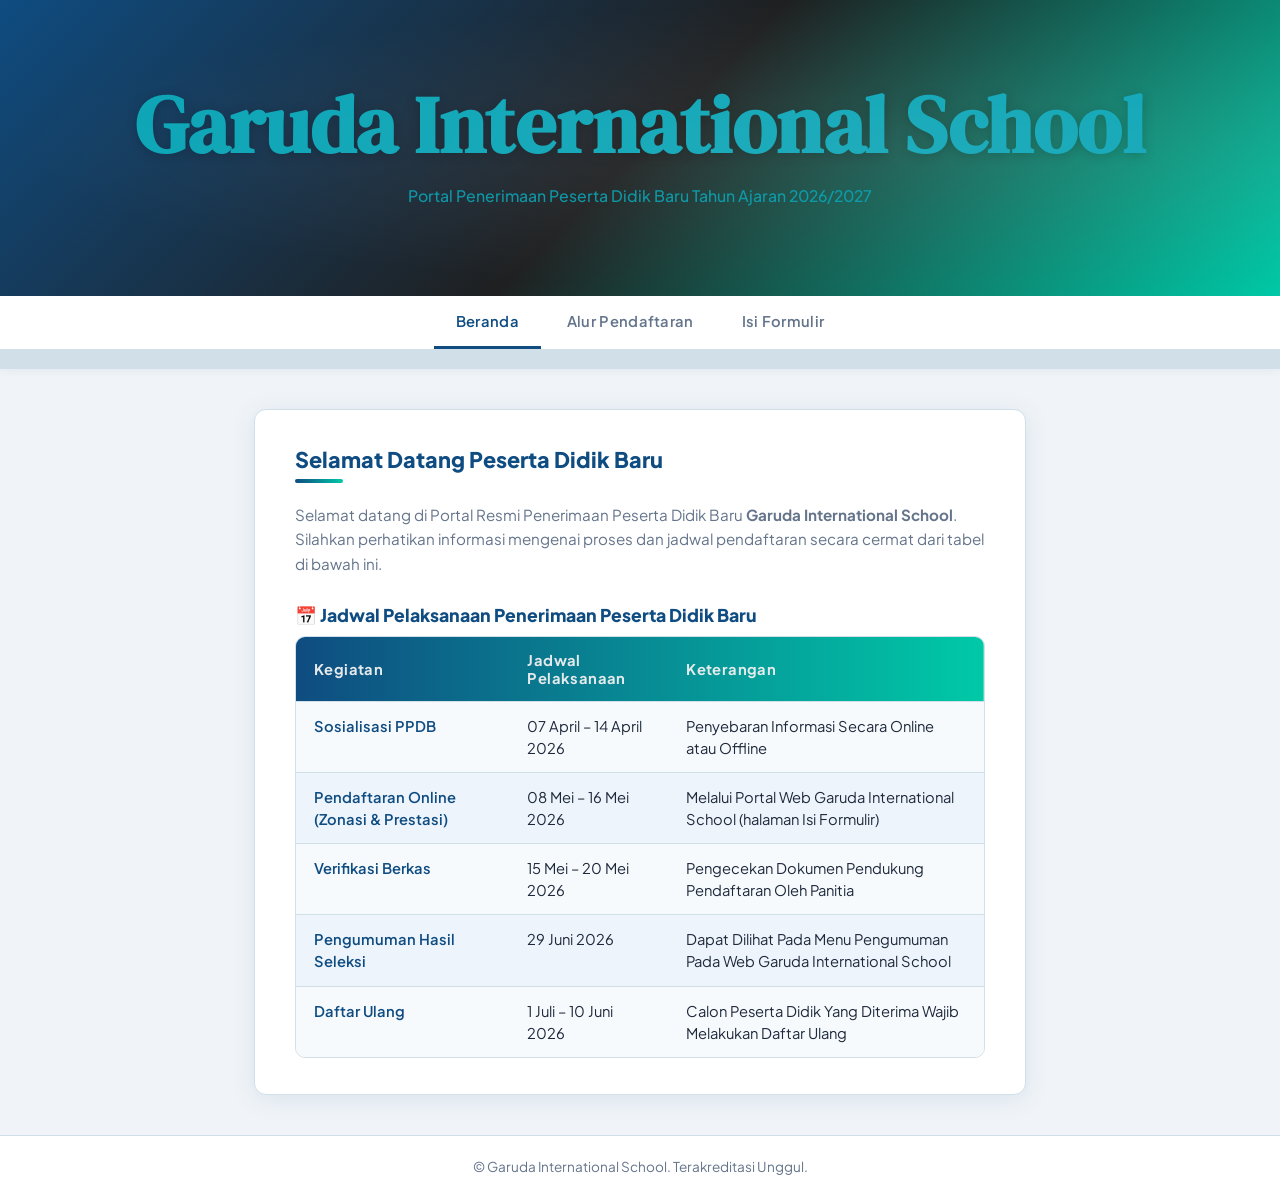
<file: index.html>
<!DOCTYPE html>
<html lang="id">
<head>
  <meta charset="UTF-8" />
  <meta name="viewport" content="width=device-width, initial-scale=1.0" />
  <title>Beranda | Portal PPDB Garuda International School</title>
  <link rel="stylesheet" href="asset/css/style.css" />
</head>
<body>

  <!-- ===== HEADER ===== -->
  <header>
    <h1>Garuda International School</h1>
    <p>Portal Penerimaan Peserta Didik Baru Tahun Ajaran 2026/2027</p>
  </header>

  <!-- ===== NAVIGASI ===== -->
  <nav>
    <a href="index.html" class="active">Beranda</a>
    <a href="alur.html">Alur Pendaftaran</a>
    <a href="form.html">Isi Formulir</a>
  </nav>

  <!-- ===== KONTEN UTAMA ===== -->
  <main>
    <div class="card">
      <h2 class="section-title">Selamat Datang Peserta Didik Baru</h2>
      <div class="section-divider"></div>
      <p class="section-desc">
        Selamat datang di Portal Resmi Penerimaan Peserta Didik Baru 
        <strong>Garuda International School</strong>. Silahkan perhatikan informasi mengenai 
        proses dan jadwal pendaftaran secara cermat dari tabel di bawah ini.
      </p>

      <h3 class="section-title" style="font-size:1.1rem; margin-bottom:10px;">
        📅 Jadwal Pelaksanaan Penerimaan Peserta Didik Baru
      </h3>

      <div class="table-wrapper">
        <table>
          <thead>
            <tr>
              <th>Kegiatan</th>
              <th>Jadwal Pelaksanaan</th>
              <th>Keterangan</th>
            </tr>
          </thead>
          <tbody>
            <tr>
              <td>Sosialisasi PPDB</td>
              <td>07 April – 14 April 2026</td>
              <td>Penyebaran Informasi Secara Online atau Offline</td>
            </tr>
            <tr>
              <td>Pendaftaran Online (Zonasi &amp; Prestasi)</td>
              <td>08 Mei – 16 Mei 2026</td>
              <td>Melalui Portal Web Garuda International School (halaman Isi Formulir)</td>
            </tr>
            <tr>
              <td>Verifikasi Berkas</td>
              <td>15 Mei – 20 Mei 2026</td>
              <td>Pengecekan Dokumen Pendukung Pendaftaran Oleh Panitia</td>
            </tr>
            <tr>
              <td>Pengumuman Hasil Seleksi</td>
              <td>29 Juni 2026</td>
              <td>Dapat Dilihat Pada Menu Pengumuman Pada Web Garuda International School</td>
            </tr>
            <tr>
              <td>Daftar Ulang</td>
              <td>1 Juli – 10 Juni 2026</td>
              <td>Calon Peserta Didik Yang Diterima Wajib Melakukan Daftar Ulang</td>
            </tr>
          </tbody>
        </table>
      </div>
    </div>
  </main>

  <!-- ===== FOOTER ===== -->
  <footer>
    <p>&copy; Garuda International School. Terakreditasi Unggul.</p>
  </footer>

</body>
</html>
</file>
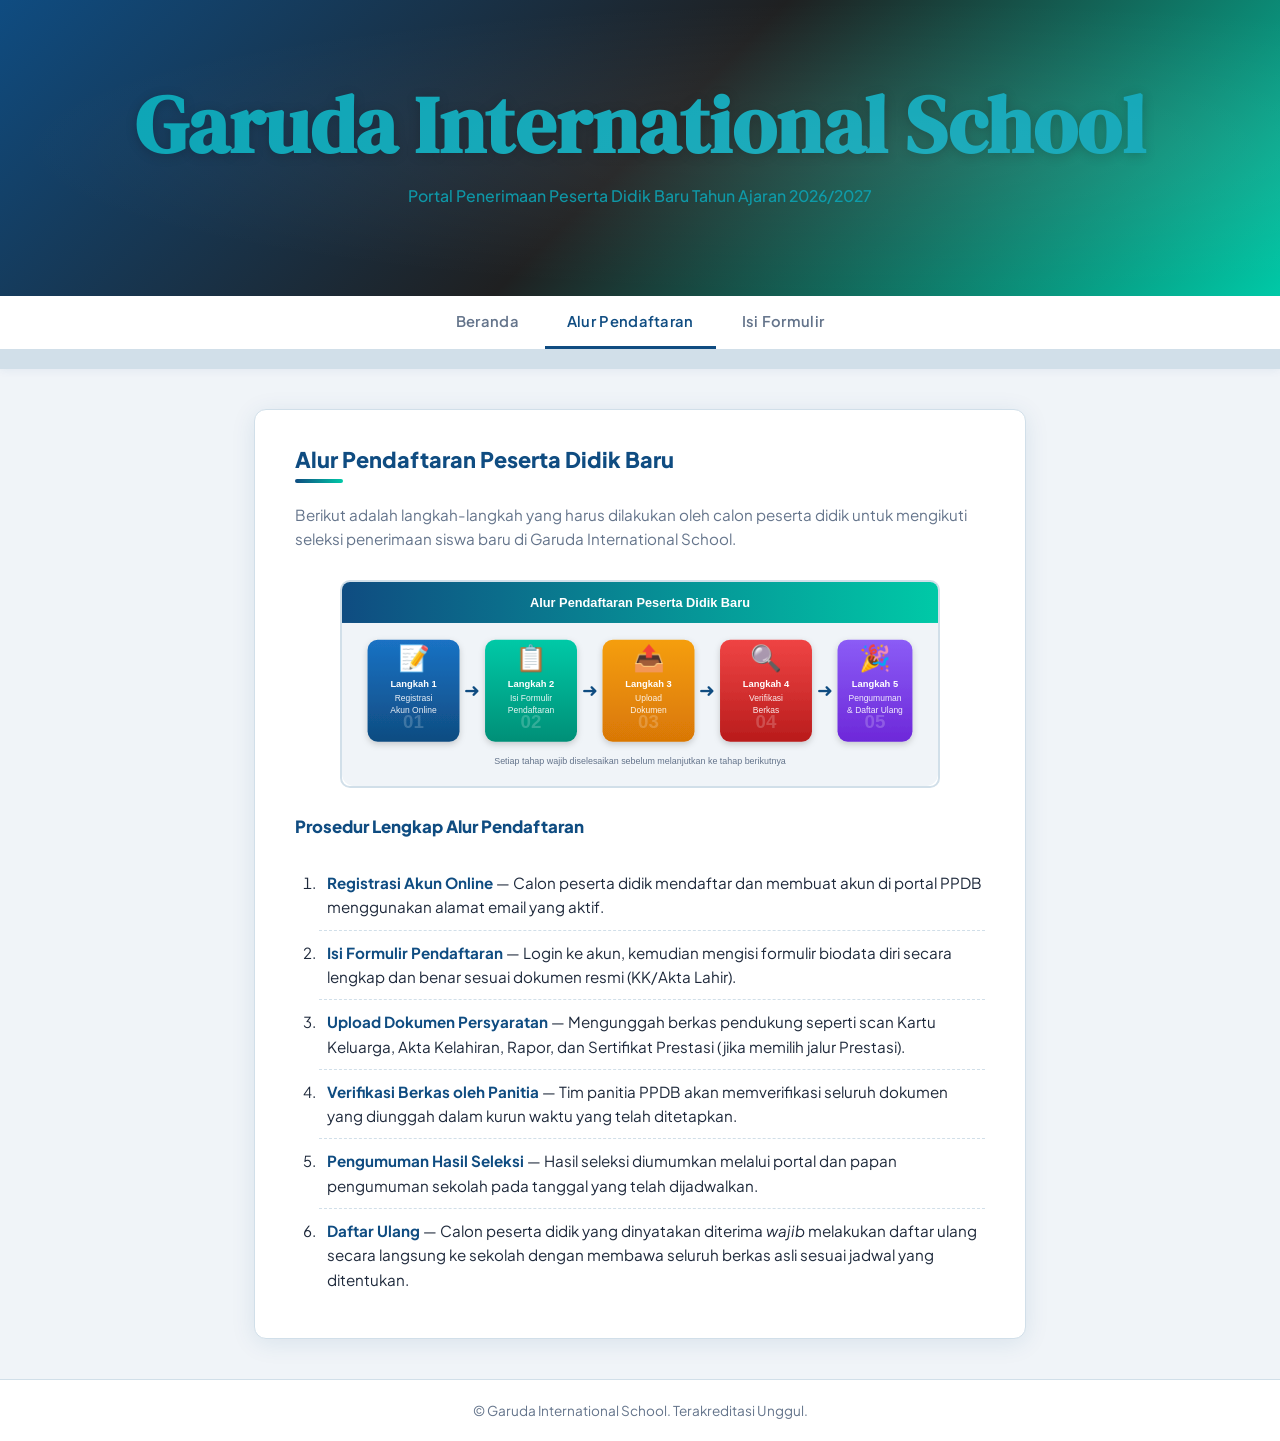
<file: alur.html>
<!DOCTYPE html>
<html lang="id">
<head>
  <meta charset="UTF-8" />
  <meta name="viewport" content="width=device-width, initial-scale=1.0" />
  <title>Alur Pendaftaran | Portal PPDB Garuda International School</title>
  <link rel="stylesheet" href="asset/css/style.css" />
</head>
<body>

  <!-- ===== HEADER ===== -->
  <header>
    <h1>Garuda International School</h1>
    <p>Portal Penerimaan Peserta Didik Baru Tahun Ajaran 2026/2027</p>
  </header>

  <!-- ===== NAVIGASI ===== -->
  <nav>
    <a href="index.html">Beranda</a>
    <a href="alur.html" class="active">Alur Pendaftaran</a>
    <a href="form.html">Isi Formulir</a>
  </nav>

  <!-- ===== KONTEN UTAMA ===== -->
  <main>
    <div class="card">
      <h2 class="section-title">Alur Pendaftaran Peserta Didik Baru</h2>
      <div class="section-divider"></div>
      <p class="section-desc">
        Berikut adalah langkah-langkah yang harus dilakukan oleh calon peserta didik 
        untuk mengikuti seleksi penerimaan siswa baru di Garuda International School.
      </p>

      <!-- Gambar ilustrasi alur dari folder asset/img/ -->
      <img
        src="asset/img/alur_pendaftaran.svg"
        alt="Ilustrasi Alur Pendaftaran PPDB Garuda International School"
        class="alur-img"
      />

      <!-- Daftar bernomor prosedur alur -->
      <h3 class="section-title" style="font-size:1.05rem; margin-top:28px; margin-bottom:12px;">
          Prosedur Lengkap Alur Pendaftaran
      </h3>
      <ol class="alur-steps">
        <li>
          <strong>Registrasi Akun Online</strong> — Calon peserta didik mendaftar dan 
          membuat akun di portal PPDB menggunakan alamat email yang aktif.
        </li>
        <li>
          <strong>Isi Formulir Pendaftaran</strong> — Login ke akun, kemudian mengisi 
          formulir biodata diri secara lengkap dan benar sesuai dokumen resmi (KK/Akta Lahir).
        </li>
        <li>
          <strong>Upload Dokumen Persyaratan</strong> — Mengunggah berkas pendukung seperti 
          scan Kartu Keluarga, Akta Kelahiran, Rapor, dan Sertifikat Prestasi (jika memilih 
          jalur Prestasi).
        </li>
        <li>
          <strong>Verifikasi Berkas oleh Panitia</strong> — Tim panitia PPDB akan 
          memverifikasi seluruh dokumen yang diunggah dalam kurun waktu yang telah ditetapkan.
        </li>
        <li>
          <strong>Pengumuman Hasil Seleksi</strong> — Hasil seleksi diumumkan melalui portal 
          dan papan pengumuman sekolah pada tanggal yang telah dijadwalkan.
        </li>
        <li>
          <strong>Daftar Ulang</strong> — Calon peserta didik yang dinyatakan diterima 
          <em>wajib</em> melakukan daftar ulang secara langsung ke sekolah dengan membawa 
          seluruh berkas asli sesuai jadwal yang ditentukan.
        </li>
      </ol>
    </div>
  </main>

  <!-- ===== FOOTER ===== -->
  <footer>
    <p>&copy; Garuda International School. Terakreditasi Unggul.</p>
  </footer>

</body>
</html>
</file>
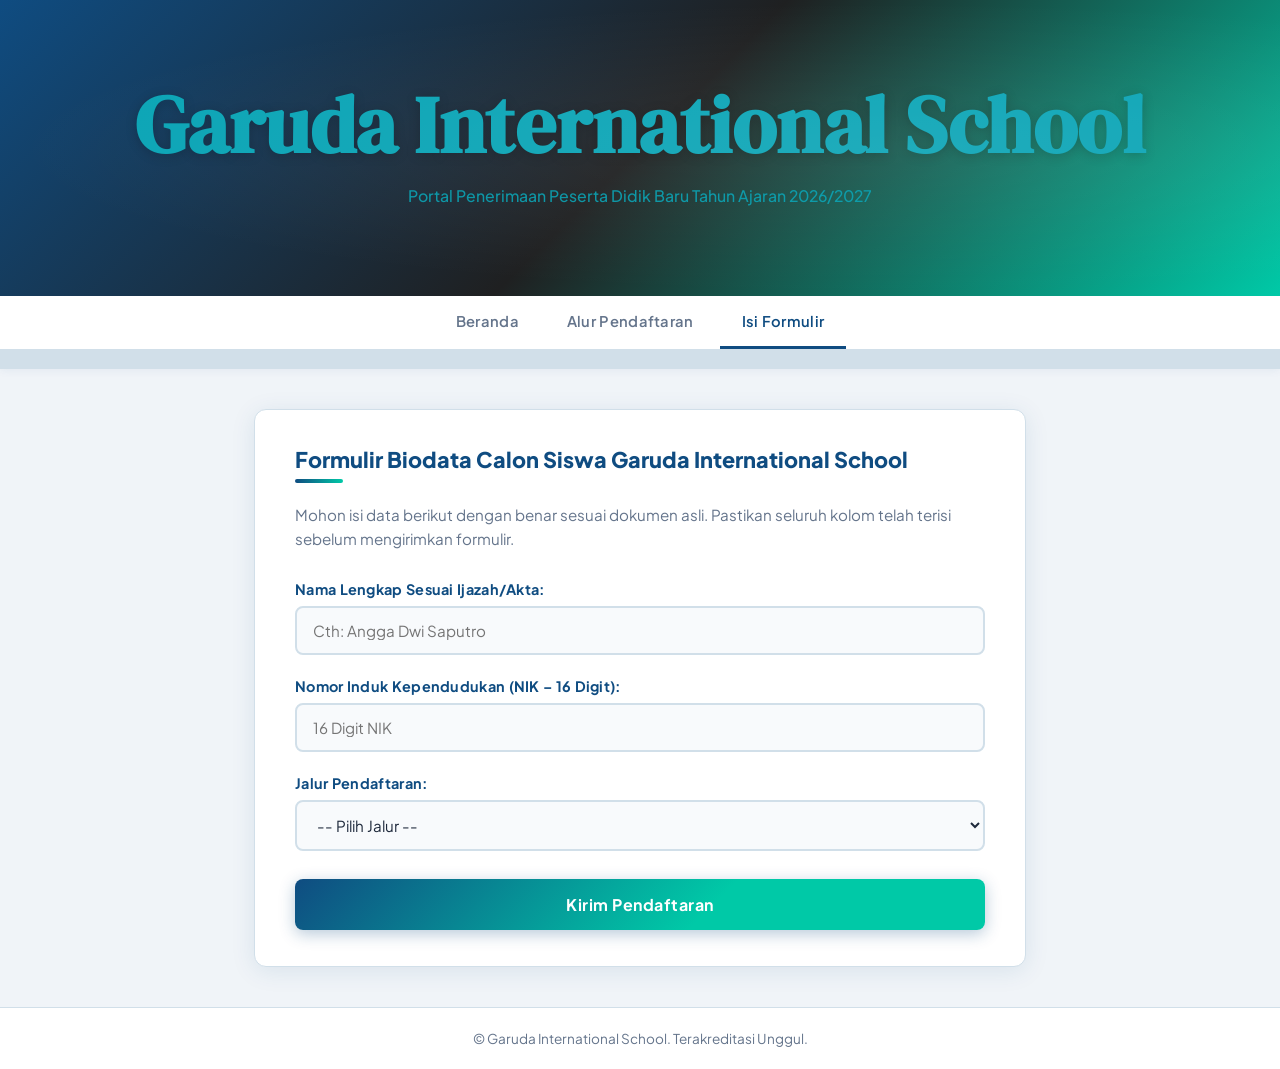
<file: form.html>
<!DOCTYPE html>
<html lang="id">
<head>
  <meta charset="UTF-8" />
  <meta name="viewport" content="width=device-width, initial-scale=1.0" />
  <title>Isi Formulir | Portal PPDB Garuda International School</title>
  <link rel="stylesheet" href="asset/css/style.css" />
</head>
<body>

  <!-- ===== HEADER ===== -->
  <header>
    <h1>Garuda International School</h1>
    <p>Portal Penerimaan Peserta Didik Baru Tahun Ajaran 2026/2027</p>
  </header>

  <!-- ===== NAVIGASI ===== -->
  <nav>
    <a href="index.html">Beranda</a>
    <a href="alur.html">Alur Pendaftaran</a>
    <a href="form.html" class="active">Isi Formulir</a>
  </nav>

  <!-- ===== KONTEN UTAMA ===== -->
  <main>
    <div class="card">
      <h2 class="section-title">Formulir Biodata Calon Siswa Garuda International School</h2>
      <div class="section-divider"></div>
      <p class="section-desc">
        Mohon isi data berikut dengan benar sesuai dokumen asli. 
        Pastikan seluruh kolom telah terisi sebelum mengirimkan formulir.
      </p>

      <!-- Form pendaftaran (type="button" agar tidak submit langsung) -->
      <form id="formPendaftaran" autocomplete="off" onsubmit="return false;">

        <!-- Nama Lengkap -->
        <div class="form-group">
          <label for="nama">Nama Lengkap Sesuai Ijazah/Akta:</label>
          <input
            type="text"
            id="nama"
            name="nama"
            placeholder="Cth: Angga Dwi Saputro"
            maxlength="100"
          />
        </div>

        <!-- NIK -->
        <div class="form-group">
          <label for="nik">Nomor Induk Kependudukan (NIK – 16 Digit):</label>
          <input
            type="number"
            id="nik"
            name="nik"
            placeholder="16 Digit NIK"
          />
        </div>

        <!-- Jalur Pendaftaran -->
        <div class="form-group">
          <label for="jalur">Jalur Pendaftaran:</label>
          <select id="jalur" name="jalur">
            <option value="">-- Pilih Jalur --</option>
            <option value="zonasi">Zonasi</option>
            <option value="prestasi">Prestasi</option>
            <option value="afirmasi">Afirmasi</option>
            <option value="mutasi">Perpindahan Tugas Orang Tua / Mutasi</option>
          </select>
        </div>

        <!-- Tombol Submit (type="button" → intersep JS, bukan submit langsung) -->
        <button type="button" class="btn-submit" onclick="handleSubmit()">
          Kirim Pendaftaran
        </button>

      </form>
    </div>
  </main>

  <!-- ===== TOAST NOTIFICATION ===== -->
  <div id="toast"></div>

  <!-- ===== FOOTER ===== -->
  <footer>
    <p>&copy; Garuda International School. Terakreditasi Unggul.
  </footer>

  <!-- Script eksternal -->
  <script src="asset/javascript/script.js"></script>
</body>
</html>
</file>
<file: asset/css/style.css>
/* ============================================
   PORTAL PPDB - SEKOLAH GLOBAL NUSANTARA
   Style Sheet Utama
   ============================================ */

@import url('https://fonts.googleapis.com/css2?family=Plus+Jakarta+Sans:wght@400;500;600;700;800&family=DM+Serif+Display&display=swap');

/* === CSS VARIABLES === */
:root {
  --primary:       #0f4c81;
  --primary-light: #00c9a7;
  --accent:        #00c9a7;
  --accent-hover:  #00a98d;
  --bg:            #f0f4f8;
  --card-bg:       #ffffff;
  --text:          #1e293b;
  --text-muted:    #64748b;
  --border:        #d1dfe9;
  --shadow:        0 4px 24px rgba(15,76,129,.10);
  --radius:        12px;
  --header-h:      130px;
}

/* === RESET & BASE === */
*, *::before, *::after { box-sizing: border-box; margin: 0; padding: 0; }

html { scroll-behavior: smooth; }

body {
  font-family: 'Plus Jakarta Sans', sans-serif;
  background: var(--bg);
  color: var(--text);
  min-height: 100vh;
  display: flex;
  flex-direction: column;
}

/* === HEADER === */
header {
  background: linear-gradient(135deg, #0f4c81 0%, #1f2021 50%, #00c9a7 100%);
  color: #0ca5b6;
  text-align: center;
  padding: 70px 80px 90px;
  position: relative;
  overflow: hidden;
}

header::before {
  content: '';
  position: absolute;
  inset: 0;
  background: radial-gradient(ellipse at 70% 50%, rgba(255,255,255,.08) 0%, transparent 70%);
  pointer-events: none;
}

header h1 {
  font-family: 'DM Serif Display', serif;
  font-size: clamp(5rem, 3vw, 2.2rem);
  letter-spacing: .5px;
  text-shadow: 0 2px 12px rgba(0,0,0,.2);
}

header p {
  font-size: .99rem;
  margin-top: 6px;
  opacity: .88;
  font-weight: 500;
}

/* === NAVIGATION === */
nav {
  background: var(--card-bg);
  border-bottom: 20px solid var(--border);
  display: flex;
  justify-content: center;
  gap: 4px;
  padding: 0 24px;
  box-shadow: 0 2px 8px rgba(15,76,129,.06);
}

nav a {
  display: inline-block;
  color: var(--text-muted);
  text-decoration: none;
  font-weight: 600;
  font-size: .92rem;
  padding: 16px 22px;
  border-bottom: 3px solid transparent;
  transition: color .25s ease, border-color .25s ease, transform .25s ease;
  letter-spacing: .3px;
}

nav a:hover {
  color: var(--primary);
  border-color: var(--accent);
  transform: translateY(-3px);
}

nav a.active {
  color: var(--primary);
  border-color: var(--primary);
}

/* === MAIN LAYOUT === */
main {
  flex: 1;
  max-width: 820px;
  width: 100%;
  margin: 40px auto;
  padding: 0 24px;
}

/* === CARD === */
.card {
  background: var(--card-bg);
  border-radius: var(--radius);
  box-shadow: var(--shadow);
  padding: 36px 40px;
  border: 1px solid var(--border);
}

/* === SECTION TITLE === */
.section-title {
  font-size: 1.35rem;
  font-weight: 800;
  color: var(--primary);
  margin-bottom: 6px;
}

.section-divider {
  width: 48px;
  height: 4px;
  background: linear-gradient(90deg, var(--primary), var(--accent));
  border-radius: 4px;
  margin-bottom: 20px;
}

.section-desc {
  color: var(--text-muted);
  font-size: .95rem;
  margin-bottom: 28px;
  line-height: 1.6;
}

/* === TABLE === */
.table-wrapper {
  overflow-x: auto;
  border-radius: 10px;
  border: 1px solid var(--border);
}

table {
  width: 100%;
  border-collapse: collapse;
  font-size: .92rem;
}

thead tr {
  background: linear-gradient(90deg, var(--primary), var(--primary-light));
  color: #e6eaebfe;
}

thead th {
  padding: 14px 18px;
  text-align: left;
  font-weight: 700;
  letter-spacing: .4px;
}

tbody tr:nth-child(odd)  { background: #f7fafd; }
tbody tr:nth-child(even) { background: #eef4fb; }

tbody tr{
  transition:background.2s;
}

tbody tr:hover {
  background:#dceefb;
}

tbody td {
  padding: 13px 18px;
  border-top: 1px solid var(--border);
  line-height: 1.5;
  vertical-align: top;
}

tbody td:first-child { font-weight: 600; color: var(--primary); }

/* === ALUR PAGE === */
.alur-img {
  display: block;
  width: 100%;
  max-width: 600px;
  margin: 24px auto;
  border-radius: 10px;
  border: 2px solid var(--border);
  object-fit: cover;
}

.alur-steps {
  margin-top: 24px;
  padding-left: 24px;
}

.alur-steps li {
  padding: 10px 0 10px 8px;
  border-bottom: 1px dashed var(--border);
  color: var(--text);
  line-height: 1.6;
  font-size: .95rem;
}

.alur-steps li:last-child { border-bottom: none; }

.alur-steps li strong { color: var(--primary); }

/* === FORM === */
.form-group {
  margin-bottom: 22px;
}

.form-group label {
  display: block;
  font-weight: 700;
  font-size: .9rem;
  color: var(--primary);
  margin-bottom: 8px;
  letter-spacing: .3px;
}

.form-group input[type="text"],
.form-group input[type="number"],
.form-group select {
  width: 100%;
  padding: 13px 16px;
  border: 2px solid var(--border);
  border-radius: 8px;
  font-family: inherit;
  font-size: .95rem;
  color: var(--text);
  background: #f8fafc;
  transition: border-color .25s, box-shadow .25s;
  outline: none;
  -moz-appearance: textfield;
}

.form-group input[type="number"]::-webkit-inner-spin-button,
.form-group input[type="number"]::-webkit-outer-spin-button { -webkit-appearance: none; }

.form-group input:focus,
.form-group select:focus {
  border-color: var(--primary-light);
  background: #fff;
  box-shadow: 0 0 0 4px rgba(0, 201, 167, .18),
              0 0 16px rgba(26, 114, 196, .22);
}

.form-group select { cursor: pointer; }

/* === SUBMIT BUTTON === */
.btn-submit {
  width: 100%;
  padding: 15px;
  background: linear-gradient(135deg, var(--primary) 0%, var(--primary-light) 60%, var(--accent) 100%);
  color: #fff;
  font-family: inherit;
  font-size: 1rem;
  font-weight: 700;
  border: none;
  border-radius: 8px;
  cursor: pointer;
  letter-spacing: .5px;
  transition: transform .25s ease, box-shadow .25s ease, filter .25s ease;
  box-shadow: 0 4px 16px rgba(15,76,129,.3);
  margin-top: 6px;
}

.btn-submit:hover {
  transform: translateY(-4px);
  box-shadow: 0 8px 28px rgba(15,76,129,.4);
  filter: brightness(1.06);
}

.btn-submit:active {
  transform: translateY(-1px);
}

/* === TOAST NOTIFICATION === */
#toast {
  position: fixed;
  bottom: 40px;
  left: 50%;
  transform: translateX(-50%) translateY(20px);
  background: #1e293b;
  color: #fff;
  padding: 14px 28px;
  border-radius: 50px;
  font-size: .92rem;
  font-weight: 600;
  box-shadow: 0 8px 32px rgba(0,0,0,.25);
  opacity: 0;
  pointer-events: none;
  transition: opacity .35s ease, transform .35s ease;
  z-index: 9999;
  white-space: nowrap;
  display: flex;
  align-items: center;
  gap: 10px;
  min-width: 260px;
  justify-content: center;
}

#toast.show {
  opacity: 1;
  transform: translateX(-50%) translateY(0);
}

#toast.success { background: linear-gradient(135deg, #0f4c81, #00c9a7); }
#toast.error   { background: linear-gradient(135deg, #c0392b, #e74c3c); }

#toast .toast-icon { font-size: 1.1rem; }

/* === FOOTER === */
footer {
  text-align: center;
  padding: 22px;
  background: var(--card-bg);
  border-top: 1px solid var(--border);
  color: var(--text-muted);
  font-size: .85rem;
}

/* === RESPONSIVE === */
@media (max-width: 600px) {
  .card { padding: 24px 18px; }
  nav a { padding: 14px 14px; font-size: .85rem; }
  main { padding: 0 12px; margin: 24px auto; }
}
</file>
